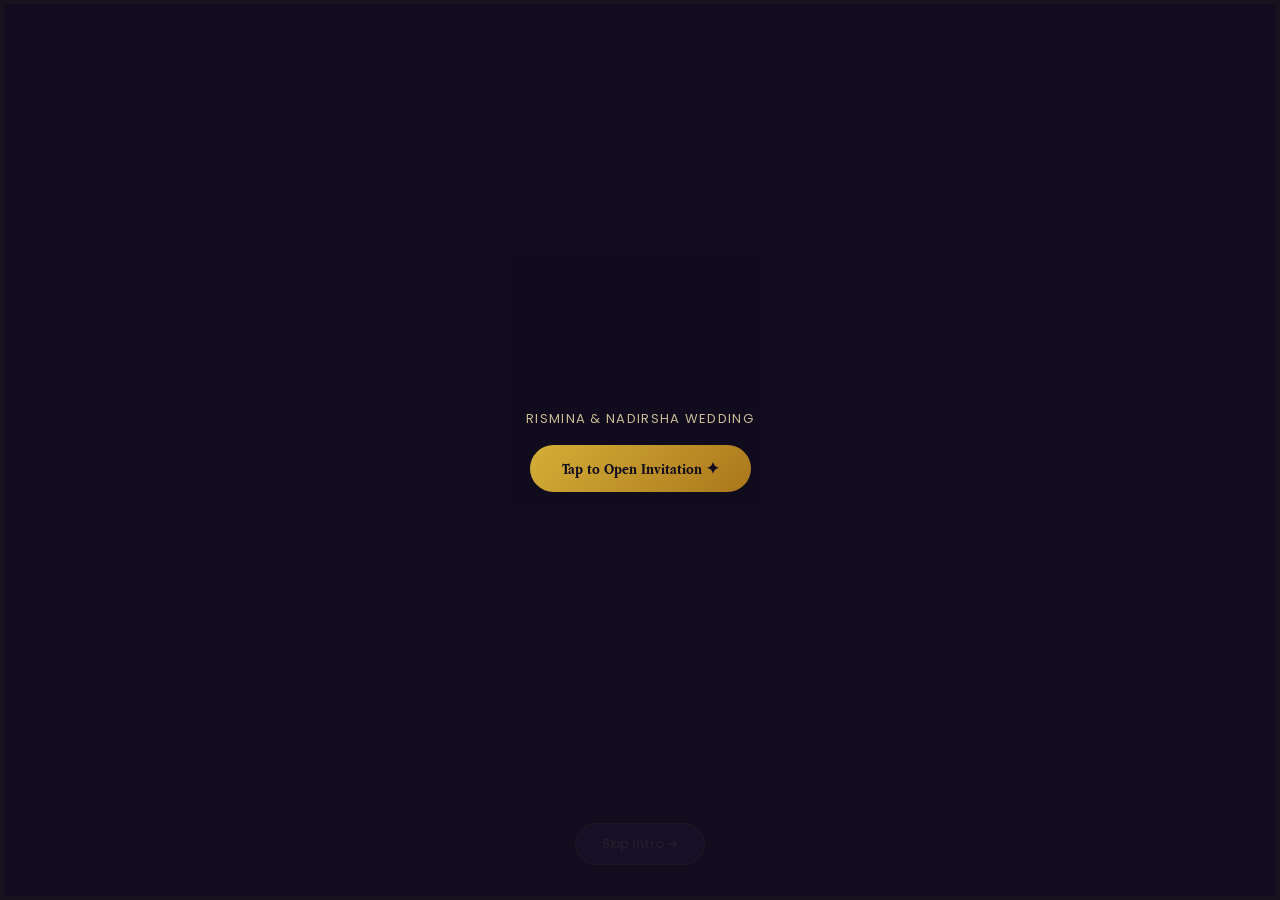
<file: index.html>
<!DOCTYPE html>
<html lang="en">
<head>
  <meta charset="UTF-8" />
  <meta name="viewport" content="width=device-width, initial-scale=1.0, maximum-scale=1.0, user-scalable=no" />
  <meta name="theme-color" content="#240112" />
  <title>Rismina Shafi & Nadirsha Mahin | Wedding Invitation</title>

  <meta property="og:type" content="website">
  <meta property="og:url" content="https://nadirshamahin7736.github.io/rismina-wedding/">
  <meta property="og:title" content="Wedding Invitation — Rismina & Nadirsha">
  <meta property="og:description" content="We cordially invite you to celebrate our wedding on Sunday, 15 November 2026 at Fareedhiya Shadi Mahal, Moonamkutti, Kollam.">
  <meta property="og:image" content="https://nadirshamahin7736.github.io/rismina-wedding/assets/preview.jpg?v=2">
  <meta property="og:image:width" content="1200">
  <meta property="og:image:height" content="1600">

  <meta property="twitter:card" content="summary_large_image">
  <meta property="twitter:url" content="https://nadirshamahin7736.github.io/rismina-wedding/">
  <meta property="twitter:title" content="Wedding Invitation — Rismina & Nadirsha">
  <meta property="twitter:description" content="Join us to celebrate our wedding on Sunday, 15 Nov 2026 at Fareedhiya Shadi Mahal, Moonamkutti, Kollam.">
  <meta property="twitter:image" content="https://nadirshamahin7736.github.io/rismina-wedding/assets/preview.jpg?v=2">

  <link rel="preconnect" href="https://fonts.googleapis.com">
  <link rel="preconnect" href="https://fonts.gstatic.com" crossorigin>
  <link href="https://fonts.googleapis.com/css2?family=Cinzel:wght@500;700&family=Playfair+Display:ital,wght@0,600;0,700;1,600;1,700&family=Poppins:wght@300;400;500;600&family=Sora:wght@600&display=swap" rel="stylesheet">
  <link rel="stylesheet" href="css/wedding.css?v=26" />

  <style>
    #introVideoScreen {
      position: fixed; inset: 0; z-index: 9999; background: #120c1f;
      display: flex; flex-direction: column; align-items: center; justify-content: center;
      transition: opacity 0.8s ease, visibility 0.8s ease;
    }
    #introVideoScreen.hide { opacity: 0; visibility: hidden; pointer-events: none; }
    .video-frame-wrap {
      position: relative; width: 100%; height: 100%; display: flex; align-items: center; justify-content: center;
      border: 4px solid rgba(212, 175, 55, 0.45); overflow: hidden;
    }
    #introVideo { width: 100%; height: 100%; object-fit: cover; }
    #startOverlay {
      position: absolute; inset: 0; background: rgba(18, 12, 31, 0.92);
      display: flex; flex-direction: column; align-items: center; justify-content: center; gap: 16px; z-index: 10001; cursor: pointer;
    }
    #startOverlay.hide { opacity: 0; pointer-events: none; }
    .start-btn {
      padding: 14px 32px; background: linear-gradient(135deg, #d4af37, #aa771c); color: #120c1f;
      font-family: var(--font-serif); font-size: 16px; font-weight: 700; border-radius: 999px; border: none; cursor: pointer;
    }
    .start-subtext { color: #f5e6b3; font-size: 13px; opacity: 0.8; letter-spacing: 0.1em; text-transform: uppercase; }
    .skip-video-btn {
      position: absolute; bottom: 35px; padding: 10px 26px; background: rgba(157, 101, 255, 0.45);
      backdrop-filter: blur(12px); border: 1px solid rgba(212, 175, 55, 0.7); color: #f5e6b3; font-size: 13px; font-weight: 500;
      border-radius: 999px; cursor: pointer; z-index: 10000;
    }
  </style>
</head>
<body>

  <div id="introVideoScreen">
    <div id="startOverlay">
      <span class="start-subtext">Rismina & Nadirsha Wedding</span>
      <button class="start-btn">Tap to Open Invitation ✦</button>
    </div>
    <div class="video-frame-wrap">
      <video id="introVideo" playsinline muted preload="auto">
        <source src="assets/save-date-video.mp4" type="video/mp4" />
      </video>
    </div>
    <button class="skip-video-btn" id="skipVideoBtn">Skip Intro ➔</button>
  </div>

  <section id="splash" class="page">
    <div class="splash-bg">
      <img src="assets/splash-bg.jpg" alt="" aria-hidden="true" class="splash-bg-img" />
      <div class="splash-overlay"></div>
    </div>

    <!-- Real Golden Butterflies Effect for Splash Page -->
    <div class="butterflies-wrap" aria-hidden="true">
      <span class="golden-butterfly" style="--x: 15%; --delay: 0s; --dur: 6.5s;"></span>
      <span class="golden-butterfly" style="--x: 45%; --delay: 2s; --dur: 8s;"></span>
      <span class="golden-butterfly" style="--x: 75%; --delay: 1s; --dur: 7s;"></span>
    </div>

    <button class="music-pill" id="musicPill" aria-label="Play Nikkah Nasheed">
      <span class="music-pill-label">Nikkah nasheed</span>
      <span class="music-pill-btn">
        <svg class="mp-icon icon-play" width="12" height="12" viewBox="0 0 24 24" fill="currentColor"><path d="M5 3l14 9-14 9V3z"/></svg>
        <svg class="mp-icon icon-pause" width="12" height="12" viewBox="0 0 24 24" fill="currentColor" style="display:none;"><path d="M6 19h4V5H6v14zm8-14v14h4V5h-4z"/></svg>
      </span>
    </button>

    <div class="splash-content-box">
      <div class="bismillah splash-enter">
        <img src="assets/bismillah.svg" alt="Bismillah" class="bismillah-img" />
      </div>

      <div class="splash-title-logo splash-enter">
        <img src="assets/malayalam-logo.svg" alt="" class="splash-title-img" />
      </div>

      <p class="splash-invite splash-enter">
        We cordially invite You to honor us with Your presence at the blessed occasion of our wedding
      </p>

      <div class="splash-groom splash-enter">
        <span>Rismina Shafi</span>
      </div>

      <div class="splash-weds-wrap splash-enter">
        <div class="splash-weds-bar"></div>
        <span class="splash-weds">weds</span>
      </div>

      <p class="splash-bride splash-enter">Nadirsha Mahin</p>

      <div class="countdown splash-enter" id="countdown">
        <div class="count-unit">
          <span class="count-label">Days</span>
          <div class="count-box"><span id="cd-days">00</span></div>
        </div>
        <span class="count-sep">
          <svg width="7" height="7" viewBox="0 0 8 8"><circle cx="4" cy="4" r="3" fill="white" opacity="0.7"/></svg>
        </span>
        <div class="count-unit">
          <span class="count-label">Hours</span>
          <div class="count-box"><span id="cd-hours">00</span></div>
        </div>
        <span class="count-sep">
          <svg width="7" height="7" viewBox="0 0 8 8"><circle cx="4" cy="4" r="3" fill="white" opacity="0.7"/></svg>
        </span>
        <div class="count-unit">
          <span class="count-label">Minutes</span>
          <div class="count-box"><span id="cd-mins">00</span></div>
        </div>
        <span class="count-sep">
          <svg width="7" height="7" viewBox="0 0 8 8"><circle cx="4" cy="4" r="3" fill="white" opacity="0.7"/></svg>
        </span>
        <div class="count-unit">
          <span class="count-label">Seconds</span>
          <div class="count-box"><span id="cd-secs">00</span></div>
        </div>
      </div>

      <div class="event-meta splash-enter">
        <p class="event-date">Sunday, 15 November 2026</p>
        <p class="event-venue">Fareedhiya Shadi Mahal, Moonamkutti, Kollam</p>
      </div>
    </div>

    <div class="swipe-wrap splash-enter">
      <div class="swipe-track" id="swipeTrack" role="button" aria-label="Swipe right">
        <div class="swipe-thumb" id="swipeThumb">
          <svg width="22" height="22" viewBox="0 0 24 24" fill="none" stroke="#780269" stroke-width="2.5" stroke-linecap="round" stroke-linejoin="round"><polyline points="9 18 15 12 9 6"></polyline></svg>
        </div>
        <span class="swipe-label" id="swipeLabel">Yeah, I am attending</span>
        <div class="swipe-fill" id="swipeFill"></div>
      </div>
    </div>

    <div class="petals" aria-hidden="true">
      <span class="petal" style="--x:10%;--delay:0s;--dur:6s"></span>
      <span class="petal" style="--x:25%;--delay:1.5s;--dur:7s"></span>
      <span class="petal" style="--x:50%;--delay:0.8s;--dur:8s"></span>
      <span class="petal" style="--x:70%;--delay:2s;--dur:5.5s"></span>
      <span class="petal" style="--x:85%;--delay:0.3s;--dur:7.5s"></span>
    </div>
  </section>

  <section id="details" class="page" aria-hidden="true">
    <div class="details-hero">
      <img src="assets/details-hero-bg.jpg" alt="" aria-hidden="true" class="details-hero-bg" />
      <div class="details-hero-overlay"></div>

      <!-- Real Golden Butterflies Effect for Details Hero -->
      <div class="butterflies-wrap" aria-hidden="true">
        <span class="golden-butterfly" style="--x: 20%; --delay: 0.5s; --dur: 7s;"></span>
        <span class="golden-butterfly" style="--x: 75%; --delay: 2.2s; --dur: 6.5s;"></span>
      </div>

      <button class="music-pill music-pill-details" id="musicPillDetails" aria-label="Toggle music">
        <span class="music-pill-label">Nikkah nasheed</span>
        <span class="music-pill-btn">
          <svg class="mp-icon icon-play" width="12" height="12" viewBox="0 0 24 24" fill="currentColor"><path d="M5 3l14 9-14 9V3z"/></svg>
          <svg class="mp-icon icon-pause" width="12" height="12" viewBox="0 0 24 24" fill="currentColor" style="display:none;"><path d="M6 19h4V5H6v14zm8-14v14h4V5h-4z"/></svg>
        </span>
      </button>

      <div class="dh-groom"><span>Rismina Shafi</span></div>
      <div class="dh-weds-wrap">
        <div class="dh-weds-bar"></div>
        <span class="dh-weds">weds</span>
      </div>
      <p class="dh-bride">Nadirsha Mahin</p>
      <div class="dh-divider-row">
        <div class="dh-divider-line"></div>
        <span class="dh-sparkle-star">✦</span>
        <div class="dh-divider-line"></div>
      </div>
    </div>

    <div class="details-sheet">
      <div class="save-date-card">
        <div class="sdt-ornament">
          <div class="sdt-line"></div>
          <span class="sdt-sparkle">✦</span>
          <div class="sdt-line"></div>
        </div>
        <p class="sdt-eyebrow">Save the Date</p>
        <p class="sdt-date">Sunday, 15 November 2026</p>
        <p class="sdt-venue-hint">Fareedhiya Shadi Mahal, Moonamkutti, Kollam</p>
        <a href="https://calendar.google.com/calendar/render?action=TEMPLATE&text=Rismina+%26+Nadirsha+Wedding&dates=20261115T063000Z/20261115T123000Z&details=Wedding+Ceremony+of+Rismina+%26+Nadirsha&location=Fareedhiya+Shadi+Mahal,+Moonamkutti,+Kollam" target="_blank" rel="noopener" class="sdt-cal-btn">
          Add to Calendar
        </a>
      </div>

      <div class="card-section">
        <h2 class="section-heading">Venue</h2>
        <div class="info-card venue-elegant">
          <div class="venue-top">
            <div class="venue-pin-circle">
              <svg width="20" height="20" viewBox="0 0 24 24" fill="none" stroke="currentColor" stroke-width="2"><path d="M21 10c0 7-9 13-9 13s-9-6-9-13a9 9 0 0 1 18 0z"></path><circle cx="12" cy="10" r="3"></circle></svg>
            </div>
            <div class="venue-text">
              <h3 class="venue-name">Fareedhiya Shadi Mahal</h3>
              <p class="venue-addr">Moonamkutti, Kollam · Kerala, India</p>
            </div>
          </div>
          <div class="venue-sep"></div>
          <div class="venue-time">
            <span>🕒 12:00 PM Onwards · Sunday, 15 November 2026</span>
          </div>
          <a href="https://maps.google.com/?q=Fareedhiya+Shadi+Mahal+Moonamkutti+Kollam" target="_blank" rel="noopener" class="directions-btn-full">
            Get Directions
          </a>
        </div>
      </div>

      <div class="card-section">
        <h2 class="section-heading">For Enquiry</h2>
        <div class="info-card contact-full">
          <div class="contact-meta">
            <h3 class="contact-name">Rismina Shafi</h3>
            <p class="contact-role">Bride</p>
            <a href="tel:+919746319240" class="contact-phone">+91 97463 19240</a>
          </div>
          <a href="tel:+919746319240" class="phone-btn primary">
            <svg width="20" height="20" viewBox="0 0 24 24" fill="none" stroke="currentColor" stroke-width="2"><path d="M22 16.92v3a2 2 0 0 1-2.18 2 19.79 19.79 0 0 1-8.63-3.07 19.5 19.5 0 0 1-6-6 19.79 19.79 0 0 1-3.07-8.67A2 2 0 0 1 4.11 2h3a2 2 0 0 1 2 1.72 12.84 12.84 0 0 0 .7 2.81 2 2 0 0 1-.45 2.11L8.09 9.91a16 16 0 0 0 6 6l1.27-1.27a2 2 0 0 1 2.11-.45 12.84 12.84 0 0 0 2.81.7A2 2 0 0 1 22 16.92z"></path></svg>
          </a>
        </div>

        <div class="contact-grid">
          <div class="info-card contact-center">
            <h3 class="contact-name">Muhammed Shafi</h3>
            <p class="contact-role">Bride's Father</p>
            <a href="tel:+918848161601" class="contact-phone">+91 8848 161 601</a>
            <a href="tel:+918848161601" class="phone-btn outline">
              <svg width="20" height="20" viewBox="0 0 24 24" fill="none" stroke="currentColor" stroke-width="2"><path d="M22 16.92v3a2 2 0 0 1-2.18 2 19.79 19.79 0 0 1-8.63-3.07 19.5 19.5 0 0 1-6-6 19.79 19.79 0 0 1-3.07-8.67A2 2 0 0 1 4.11 2h3a2 2 0 0 1 2 1.72 12.84 12.84 0 0 0 .7 2.81 2 2 0 0 1-.45 2.11L8.09 9.91a16 16 0 0 0 6 6l1.27-1.27a2 2 0 0 1 2.11-.45 12.84 12.84 0 0 0 2.81.7A2 2 0 0 1 22 16.92z"></path></svg>
            </a>
          </div>
          <div class="info-card contact-center">
            <h3 class="contact-name">Rajila Shafi</h3>
            <p class="contact-role">Bride's Mother</p>
            <a href="tel:+919961931759" class="contact-phone">+91 9961 931 759</a>
            <a href="tel:+919961931759" class="phone-btn outline">
              <svg width="20" height="20" viewBox="0 0 24 24" fill="none" stroke="currentColor" stroke-width="2"><path d="M22 16.92v3a2 2 0 0 1-2.18 2 19.79 19.79 0 0 1-8.63-3.07 19.5 19.5 0 0 1-6-6 19.79 19.79 0 0 1-3.07-8.67A2 2 0 0 1 4.11 2h3a2 2 0 0 1 2 1.72 12.84 12.84 0 0 0 .7 2.81 2 2 0 0 1-.45 2.11L8.09 9.91a16 16 0 0 0 6 6l1.27-1.27a2 2 0 0 1 2.11-.45 12.84 12.84 0 0 0 2.81.7A2 2 0 0 1 22 16.92z"></path></svg>
            </a>
          </div>
        </div>
      </div>

      <div class="card-section">
        <h2 class="section-heading">How to Reach</h2>
        <div class="transport-accordion">
          <div class="accordion-item">
            <button class="accordion-header" onclick="this.parentElement.classList.toggle('open')">
              <span class="transport-icon">✈️</span>
              <span class="transport-title">By Air</span>
              <span class="accordion-chevron">▼</span>
            </button>
            <div class="accordion-body"><div class="accordion-inner">
              <ul class="transport-list">
                <li>Nearest airport: <span class="t-highlight">Thiruvananthapuram International Airport (TRV)</span></li>
                <li>Distance: <span class="t-highlight">67.6 km · ~2 hr drive</span></li>
              </ul>
            </div></div>
          </div>
          <div class="accordion-item">
            <button class="accordion-header" onclick="this.parentElement.classList.toggle('open')">
              <span class="transport-icon">🚆</span>
              <span class="transport-title">By Train</span>
              <span class="accordion-chevron">▼</span>
            </button>
            <div class="accordion-body"><div class="accordion-inner">
              <ul class="transport-list">
                <li>Nearest station: <span class="t-highlight">Kollam Railway Station</span></li>
                <li>Distance: <span class="t-highlight">2.5 km · ~7 min drive</span></li>
              </ul>
            </div></div>
          </div>
          <div class="accordion-item">
            <button class="accordion-header" onclick="this.parentElement.classList.toggle('open')">
              <span class="transport-icon">🚌</span>
              <span class="transport-title">By Bus</span>
              <span class="accordion-chevron">▼</span>
            </button>
            <div class="accordion-body"><div class="accordion-inner">
              <ul class="transport-list">
                <li>Nearest bus stand: <span class="t-highlight">KSRTC Bus Station Kollam</span></li>
                <li>Distance: <span class="t-highlight">1.8 km · ~4 min drive</span></li>
              </ul>
            </div></div>
          </div>
        </div>
      </div>

      <div class="card-section">
        <h2 class="section-heading">Photo Gallery</h2>
        <div class="info-card selfie-card">
          <div class="selfie-header">
            <div class="selfie-scan-wrap">📸</div>
            <span class="selfie-coming-tag">Coming Soon</span>
          </div>
          <div class="selfie-body">
            <h3 class="selfie-headline">Your face,<br>your memories</h3>
            <p class="selfie-sub">Take a quick selfie after the wedding and our smart gallery will find every photo you appear in — delivered straight to your phone.</p>
            <button class="selfie-cta" disabled>Get My Photos</button>
            <p class="selfie-note">Link will be available a few days after the wedding</p>
          </div>
        </div>
      </div>

      <div class="card-section">
        <h2 class="section-heading">Downloads</h2>
        <div class="download-grid">
          <div class="download-card">
            <div class="download-preview"><img src="assets/preview.jpg" alt="" class="download-thumb" /></div>
            <p class="download-label">Our Story Begins</p>
            <a href="assets/preview.jpg" download class="download-btn">Download</a>
          </div>
          <div class="download-card">
            <div class="download-preview"><img src="assets/wedding-card.jpg" alt="" class="download-thumb" /></div>
            <p class="download-label">Wedding Card</p>
            <a href="assets/wedding-card.jpg" download class="download-btn">Download</a>
          </div>
        </div>
      </div>

      <footer class="wedding-footer">
        <p>With love & prayers</p>
        <p class="footer-names">Rismina & Nadirsha</p>
      </footer>
    </div>
  </section>

  <audio id="bgMusic" loop preload="auto">
    <source src="audio/nikah-nasheed.mp3" type="audio/mpeg" />
  </audio>

  <script>
    document.addEventListener('DOMContentLoaded', function() {
      const introScreen = document.getElementById('introVideoScreen');
      const introVideo = document.getElementById('introVideo');
      const startOverlay = document.getElementById('startOverlay');
      const skipBtn = document.getElementById('skipVideoBtn');
      const audio = document.getElementById('bgMusic');

      let isDismissed = false;
      function dismissIntro() {
        if (isDismissed || !introScreen) return;
        isDismissed = true;
        introScreen.classList.add('hide');
        if (introVideo) introVideo.pause();
      }

      function startExperience() {
        if (startOverlay) startOverlay.classList.add('hide');
        if (audio) audio.play().then(() => updateMusicUI(true)).catch(() => {});
        if (introVideo) introVideo.play().catch(() => {});
      }

      if (startOverlay) startOverlay.addEventListener('click', startExperience);
      if (introVideo) introVideo.addEventListener('ended', dismissIntro);
      if (skipBtn) skipBtn.addEventListener('click', (e) => { e.stopPropagation(); dismissIntro(); });

      const pills = [document.getElementById('musicPill'), document.getElementById('musicPillDetails')];
      function toggleMusic(e) {
        if (e) e.stopPropagation();
        if (!audio) return;
        if (audio.paused) {
          audio.play().then(() => updateMusicUI(true)).catch(() => {});
        } else {
          audio.pause();
          updateMusicUI(false);
        }
      }

      function updateMusicUI(isPlaying) {
        pills.forEach(p => {
          if (!p) return;
          const playI = p.querySelector('.icon-play');
          const pauseI = p.querySelector('.icon-pause');
          if (isPlaying) {
            p.classList.add('playing');
            if (playI) playI.style.display = 'none';
            if (pauseI) pauseI.style.display = 'block';
          } else {
            p.classList.remove('playing');
            if (playI) playI.style.display = 'block';
            if (pauseI) pauseI.style.display = 'none';
          }
        });
      }

      pills.forEach(p => { if (p) p.addEventListener('click', toggleMusic); });

      const targetDate = new Date('2026-11-15T17:00:00+05:30').getTime();
      function updateCountdown() {
        const now = new Date().getTime();
        const diff = targetDate - now;
        if (diff <= 0) return;
        const d = Math.floor(diff / (1000 * 60 * 60 * 24));
        const h = Math.floor((diff % (1000 * 60 * 60 * 24)) / (1000 * 60 * 60));
        const m = Math.floor((diff % (1000 * 60 * 60)) / (1000 * 60));
        const s = Math.floor((diff % (1000 * 60)) / 1000);
        const pad = (n) => String(n).padStart(2, '0');
        document.getElementById('cd-days').textContent = pad(d);
        document.getElementById('cd-hours').textContent = pad(h);
        document.getElementById('cd-mins').textContent = pad(m);
        document.getElementById('cd-secs').textContent = pad(s);
      }
      setInterval(updateCountdown, 1000);
      updateCountdown();

      const track = document.getElementById('swipeTrack');
      const thumb = document.getElementById('swipeThumb');
      const fill = document.getElementById('swipeFill');
      const details = document.getElementById('details');

      function completeSwipe() {
        if (!details) return;
        details.classList.add('revealed');
        if (track) track.classList.add('done');
        if (audio && audio.paused) audio.play().then(() => updateMusicUI(true)).catch(() => {});
      }

      if (thumb && track) {
        let startX = 0, isDragging = false;
        thumb.addEventListener('touchstart', (e) => { isDragging = true; startX = e.touches[0].clientX; }, { passive: true });
        window.addEventListener('touchmove', (e) => {
          if (!isDragging) return;
          const currentX = e.touches[0].clientX - startX;
          const maxDrag = track.clientWidth - thumb.clientWidth - 12;
          if (currentX >= 0 && currentX <= maxDrag) {
            thumb.style.transform = `translate(${currentX}px, -50%)`;
            fill.style.width = `${currentX + 26}px`;
          }
          if (currentX >= maxDrag * 0.75) {
            isDragging = false;
            thumb.style.transform = `translate(${maxDrag}px, -50%)`;
            fill.style.width = `100%`;
            completeSwipe();
          }
        }, { passive: true });
        window.addEventListener('touchend', () => {
          if (!isDragging) return;
          isDragging = false;
          thumb.style.transform = 'translate(0px, -50%)';
          fill.style.width = '0px';
        });

        thumb.addEventListener('mousedown', (e) => { isDragging = true; startX = e.clientX; e.preventDefault(); });
        window.addEventListener('mousemove', (e) => {
          if (!isDragging) return;
          const currentX = e.clientX - startX;
          const maxDrag = track.clientWidth - thumb.clientWidth - 12;
          if (currentX >= 0 && currentX <= maxDrag) {
            thumb.style.transform = `translate(${currentX}px, -50%)`;
            fill.style.width = `${currentX + 26}px`;
          }
          if (currentX >= maxDrag * 0.75) {
            isDragging = false;
            thumb.style.transform = `translate(${maxDrag}px, -50%)`;
            fill.style.width = `100%`;
            completeSwipe();
          }
        });
        window.addEventListener('mouseup', () => {
          if (!isDragging) return;
          isDragging = false;
          thumb.style.transform = 'translate(0px, -50%)';
          fill.style.width = '0px';
        });
      }
    });
  </script>
</body>
</html>
</file>
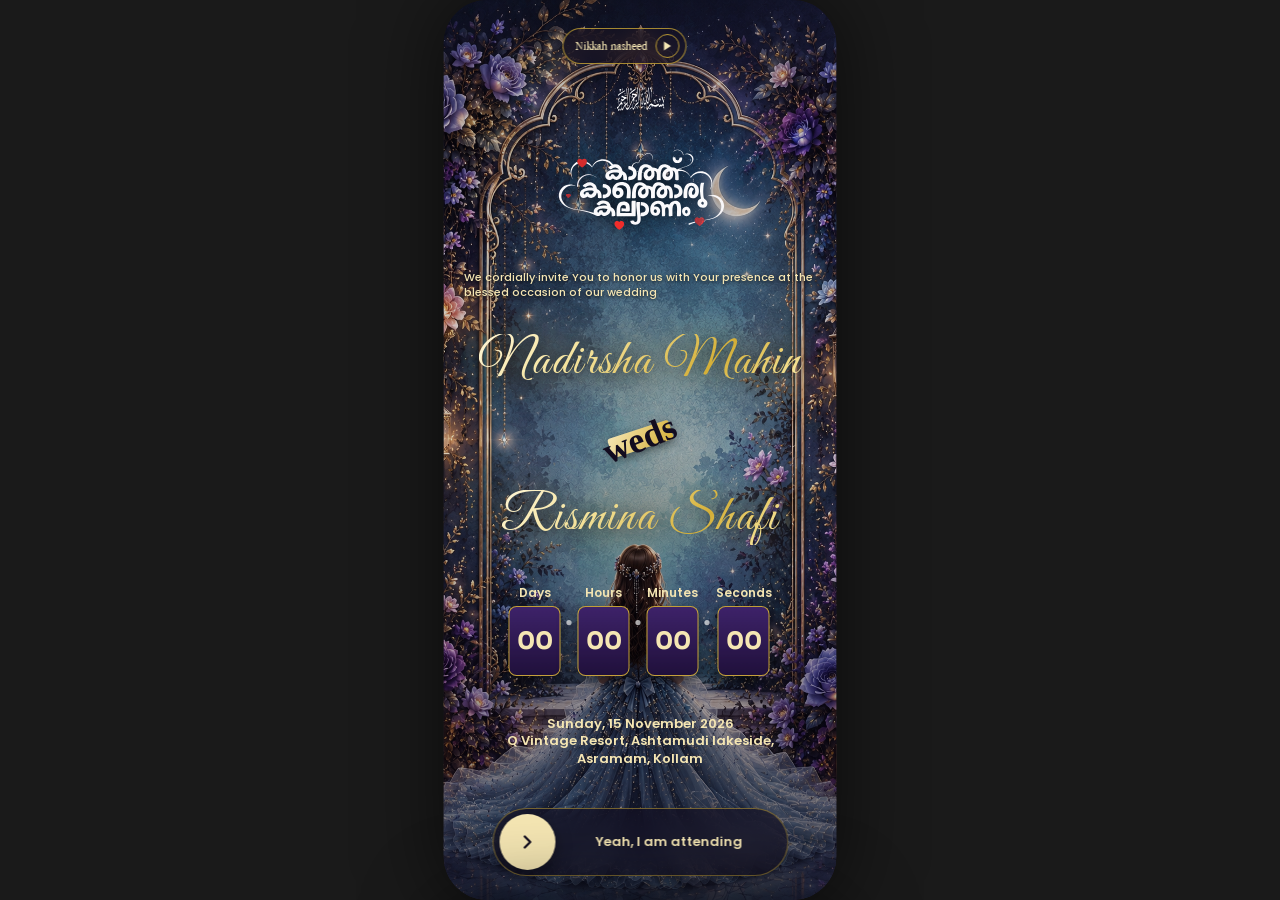
<file: index (14).html>
<!DOCTYPE html>
<html lang="en">
<head>
  <meta charset="UTF-8" />
  <meta name="viewport" content="width=device-width, initial-scale=1.0, maximum-scale=1.0, user-scalable=no" />
  <meta name="theme-color" content="#f5c6e8" />
  <title>Nadirsha Mahin & Rismina Shafi | Wedding Invitation</title>

  <!-- Open Graph / WhatsApp Preview Meta Tags -->
  <meta property="og:type" content="website">
  <meta property="og:url" content="https://nadirshamahin7736.github.io/Muhammednasheed/">
  <meta property="og:title" content="Wedding Invitation — Nadirsha & Rismina">
  <meta property="og:description" content="We cordially invite you to celebrate our wedding on Sunday, 15 November 2026 at Q Vintage Resort, Kollam.">
  <meta property="og:image" content="https://nadirshamahin7736.github.io/Muhammednasheed/assets/preview.jpg?v=2">
  <meta property="og:image:width" content="1200">
  <meta property="og:image:height" content="1600">

  <!-- Twitter Card -->
  <meta property="twitter:card" content="summary_large_image">
  <meta property="twitter:url" content="https://nadirshamahin7736.github.io/Muhammednasheed/">
  <meta property="twitter:title" content="Wedding Invitation — Nadirsha & Rismina">
  <meta property="twitter:description" content="Join us to celebrate our wedding on Sunday, 15 Nov 2026 at Q Vintage Resort, Kollam.">
  <meta property="twitter:image" content="https://nadirshamahin7736.github.io/Muhammednasheed/assets/preview.jpg?v=2">

  <!-- Luxury Google Fonts -->
  <link rel="preconnect" href="https://fonts.googleapis.com">
  <link rel="preconnect" href="https://fonts.gstatic.com" crossorigin>
  <link href="https://fonts.googleapis.com/css2?family=Cinzel:wght@500;700&family=Playfair+Display:ital,wght@0,600;0,700;1,600;1,700&family=Poppins:wght@300;400;500;600&family=Sora:wght@600&display=swap" rel="stylesheet">
  <link rel="stylesheet" href="css/wedding.css?v=8" />
</head>
<body>

  <!-- ═══════════════════════════════════════
       PAGE 1 — SPLASH / HERO
  ═══════════════════════════════════════ -->
  <section id="splash" class="page">

    <div class="splash-bg">
      <img src="assets/splash-bg.jpg" alt="" aria-hidden="true" class="splash-bg-img" />
      <div class="splash-overlay"></div>
    </div>

    <!-- Music pill (top-right) -->
    <button class="music-pill" id="musicPill" aria-label="Play Nikkah Nasheed">
      <span class="music-pill-label">Nikkah nasheed</span>
      <span class="music-pill-btn">
        <svg class="mp-icon icon-play" width="12" height="12" viewBox="0 0 24 24" fill="currentColor"><path d="M5 3l14 9-14 9V3z"/></svg>
        <svg class="mp-icon icon-pause" width="12" height="12" viewBox="0 0 24 24" fill="currentColor" style="display:none;"><path d="M6 19h4V5H6v14zm8-14v14h4V5h-4z"/></svg>
      </span>
    </button>

    <!-- Bismillah calligraphy -->
    <div class="bismillah splash-enter">
      <img src="assets/bismillah.svg" alt="Bismillah ir-Rahman ir-Raheem" class="bismillah-img" />
    </div>

    <!-- Malayalam title logo -->
    <div class="splash-title-logo splash-enter">
      <img src="assets/malayalam-logo.svg" alt="" class="splash-title-img" />
    </div>

    <!-- Invite text -->
    <p class="splash-invite splash-enter">
      We cordially invite You to honor us with Your presence at the blessed occasion of our wedding
    </p>

    <!-- Groom name -->
    <div class="splash-groom splash-enter">
      <span>Nadirsha</span>
      <span>Mahin</span>
    </div>

    <!-- "weds" badge -->
    <div class="splash-weds-wrap splash-enter">
      <div class="splash-weds-bar"></div>
      <span class="splash-weds">weds</span>
    </div>

    <!-- Bride name -->
    <p class="splash-bride splash-enter">Rismina Shafi</p>

    <!-- Countdown timer -->
    <div class="countdown splash-enter" id="countdown">
      <div class="count-unit">
        <span class="count-label">Days</span>
        <div class="count-box"><span id="cd-days">00</span></div>
      </div>
      <span class="count-sep">
        <svg width="7" height="7" viewBox="0 0 8 8"><circle cx="4" cy="4" r="3" fill="white" opacity="0.7"/></svg>
      </span>
      <div class="count-unit">
        <span class="count-label">Hours</span>
        <div class="count-box"><span id="cd-hours">00</span></div>
      </div>
      <span class="count-sep">
        <svg width="7" height="7" viewBox="0 0 8 8"><circle cx="4" cy="4" r="3" fill="white" opacity="0.7"/></svg>
      </span>
      <div class="count-unit">
        <span class="count-label">Minutes</span>
        <div class="count-box"><span id="cd-mins">00</span></div>
      </div>
      <span class="count-sep">
        <svg width="7" height="7" viewBox="0 0 8 8"><circle cx="4" cy="4" r="3" fill="white" opacity="0.7"/></svg>
      </span>
      <div class="count-unit">
        <span class="count-label">Seconds</span>
        <div class="count-box"><span id="cd-secs">00</span></div>
      </div>
    </div>

    <!-- Date + venue -->
    <div class="event-meta splash-enter">
      <p class="event-date">Sunday, 15 November 2026</p>
      <p class="event-venue">Q Vintage Resort, Ashtamudi lakeside, Asramam, Kollam</p>
    </div>

    <!-- Swipe CTA -->
    <div class="swipe-wrap splash-enter">
      <div class="swipe-track" id="swipeTrack" role="button" aria-label="Swipe right to confirm attendance">
        <div class="swipe-thumb" id="swipeThumb">
          <svg width="24" height="24" viewBox="0 0 24 24" fill="none" stroke="#780269" stroke-width="2.5" stroke-linecap="round" stroke-linejoin="round"><polyline points="9 18 15 12 9 6"></polyline></svg>
        </div>
        <span class="swipe-label" id="swipeLabel">Yeah, I am attending</span>
        <div class="swipe-fill" id="swipeFill"></div>
      </div>
    </div>

    <!-- Floating petals -->
    <div class="petals" aria-hidden="true">
      <span class="petal" style="--x:10%;--delay:0s;--dur:6s"></span>
      <span class="petal" style="--x:25%;--delay:1.5s;--dur:7s"></span>
      <span class="petal" style="--x:50%;--delay:0.8s;--dur:8s"></span>
      <span class="petal" style="--x:70%;--delay:2s;--dur:5.5s"></span>
      <span class="petal" style="--x:85%;--delay:0.3s;--dur:7.5s"></span>
    </div>

  </section>

  <!-- ═══════════════════════════════════════
       PAGE 2 — DETAILS
  ═══════════════════════════════════════ -->
  <section id="details" class="page" aria-hidden="true">

    <!-- Hero top -->
    <div class="details-hero">
      <img src="assets/details-hero-bg.jpg" alt="" aria-hidden="true" class="details-hero-bg" />
      <div class="details-hero-overlay"></div>

      <!-- Music pill -->
      <button class="music-pill music-pill-details" id="musicPillDetails" aria-label="Toggle music">
        <span class="music-pill-label">Nikkah nasheed</span>
        <span class="music-pill-btn">
          <svg class="mp-icon icon-play" width="12" height="12" viewBox="0 0 24 24" fill="currentColor"><path d="M5 3l14 9-14 9V3z"/></svg>
          <svg class="mp-icon icon-pause" width="12" height="12" viewBox="0 0 24 24" fill="currentColor" style="display:none;"><path d="M6 19h4V5H6v14zm8-14v14h4V5h-4z"/></svg>
        </span>
      </button>

      <!-- Groom name -->
      <div class="dh-groom">
        <span>Nadirsha</span>
        <span>Mahin</span>
      </div>

      <!-- "weds" badge -->
      <div class="dh-weds-wrap">
        <div class="dh-weds-bar"></div>
        <span class="dh-weds">weds</span>
      </div>

      <!-- Bride name -->
      <p class="dh-bride">Rismina Shafi</p>

      <!-- Sparkle divider -->
      <div class="dh-divider-row">
        <div class="dh-divider-line"></div>
        <span class="dh-sparkle-star">✦</span>
        <div class="dh-divider-line"></div>
      </div>
    </div>

    <!-- Scrollable content card -->
    <div class="details-sheet">

      <!-- Save the date card -->
      <div class="save-date-card">
        <div class="sdt-ornament">
          <div class="sdt-line"></div>
          <span class="sdt-sparkle">✦</span>
          <div class="sdt-line"></div>
        </div>
        <p class="sdt-eyebrow">Save the Date</p>
        <p class="sdt-date">Sunday, 15 November 2026</p>
        <p class="sdt-venue-hint">Q Vintage Resort, Ashtamudi lakeside, Asramam, Kollam</p>
        <a href="https://calendar.google.com/calendar/render?action=TEMPLATE&text=Nadirsha+%26+Rismina+Wedding&dates=20261115T113000Z/20261115T153000Z&details=Wedding+Ceremony+of+Nadirsha+%26+Rismina&location=Q+Vintage+Resort,+Ashtamudi+lakeside,+Asramam,+Kollam" target="_blank" rel="noopener" style="display: inline-flex; align-items: center; justify-content: center; gap: 8px; background-color: #5c0649; color: #ffffff; padding: 12px 28px; border-radius: 9999px; text-decoration: none; font-weight: 600; margin-top: 16px;">
          Add to Calendar
        </a>
      </div>

      <!-- ── Venue ── -->
      <div class="card-section">
        <h2 class="section-heading">Venue</h2>
        <div class="info-card venue-elegant">
          <div class="venue-top">
            <div class="venue-pin-circle">
              <svg width="20" height="20" viewBox="0 0 24 24" fill="none" stroke="currentColor" stroke-width="2" stroke-linecap="round" stroke-linejoin="round"><path d="M21 10c0 7-9 13-9 13s-9-6-9-13a9 9 0 0 1 18 0z"></path><circle cx="12" cy="10" r="3"></circle></svg>
            </div>
            <div class="venue-text">
              <h3 class="venue-name">Q Vintage Resort</h3>
              <p class="venue-addr">Ashtamudi lakeside, Asramam, Kollam · Kerala, India</p>
            </div>
          </div>
          <div class="venue-sep"></div>
          <div class="venue-time">
            <span>🕒 5:00 PM – 9:00 PM · Sunday, 15 November 2026</span>
          </div>
          <a href="https://maps.google.com/?q=QVintage+Resort+Ashtamudilakeside+Asramam+Kollam" target="_blank" rel="noopener" class="directions-btn-full">
            Get Directions
          </a>
        </div>
      </div>

      <!-- ── For Enquiry ── -->
      <div class="card-section">
        <h2 class="section-heading">For Enquiry</h2>

        <div class="info-card contact-full">
          <div class="contact-meta">
            <h3 class="contact-name">Nadirsha Mahin</h3>
            <p class="contact-role">Groom</p>
            <a href="tel:+918891955881" class="contact-phone">+91 8891 955 881</a>
          </div>
          <a href="tel:+918891955881" class="phone-btn primary" aria-label="Call Nadirsha Mahin">
            <svg width="20" height="20" viewBox="0 0 24 24" fill="none" stroke="currentColor" stroke-width="2" stroke-linecap="round" stroke-linejoin="round"><path d="M22 16.92v3a2 2 0 0 1-2.18 2 19.79 19.79 0 0 1-8.63-3.07 19.5 19.5 0 0 1-6-6 19.79 19.79 0 0 1-3.07-8.67A2 2 0 0 1 4.11 2h3a2 2 0 0 1 2 1.72 12.84 12.84 0 0 0 .7 2.81 2 2 0 0 1-.45 2.11L8.09 9.91a16 16 0 0 0 6 6l1.27-1.27a2 2 0 0 1 2.11-.45 12.84 12.84 0 0 0 2.81.7A2 2 0 0 1 22 16.92z"></path></svg>
          </a>
        </div>

        <div class="contact-grid">
          <div class="info-card contact-center">
            <h3 class="contact-name">Rajula E</h3>
            <p class="contact-role">Groom's Mother</p>
            <a href="tel:+918138967597" class="contact-phone">+91 8138 967 597</a>
            <a href="tel:+918138967597" class="phone-btn outline" aria-label="Call Rajula E">
              <svg width="20" height="20" viewBox="0 0 24 24" fill="none" stroke="currentColor" stroke-width="2" stroke-linecap="round" stroke-linejoin="round"><path d="M22 16.92v3a2 2 0 0 1-2.18 2 19.79 19.79 0 0 1-8.63-3.07 19.5 19.5 0 0 1-6-6 19.79 19.79 0 0 1-3.07-8.67A2 2 0 0 1 4.11 2h3a2 2 0 0 1 2 1.72 12.84 12.84 0 0 0 .7 2.81 2 2 0 0 1-.45 2.11L8.09 9.91a16 16 0 0 0 6 6l1.27-1.27a2 2 0 0 1 2.11-.45 12.84 12.84 0 0 0 2.81.7A2 2 0 0 1 22 16.92z"></path></svg>
            </a>
          </div>
          <div class="info-card contact-center">
            <h3 class="contact-name">Beema N E</h3>
            <p class="contact-role">Groom's Aunt</p>
            <a href="tel:+918129254471" class="contact-phone">+91 8129 254 471</a>
            <a href="tel:+918129254471" class="phone-btn outline" aria-label="Call Beema N E">
              <svg width="20" height="20" viewBox="0 0 24 24" fill="none" stroke="currentColor" stroke-width="2" stroke-linecap="round" stroke-linejoin="round"><path d="M22 16.92v3a2 2 0 0 1-2.18 2 19.79 19.79 0 0 1-8.63-3.07 19.5 19.5 0 0 1-6-6 19.79 19.79 0 0 1-3.07-8.67A2 2 0 0 1 4.11 2h3a2 2 0 0 1 2 1.72 12.84 12.84 0 0 0 .7 2.81 2 2 0 0 1-.45 2.11L8.09 9.91a16 16 0 0 0 6 6l1.27-1.27a2 2 0 0 1 2.11-.45 12.84 12.84 0 0 0 2.81.7A2 2 0 0 1 22 16.92z"></path></svg>
            </a>
          </div>
        </div>
      </div>

      <!-- ── How to Reach ── -->
      <div class="card-section">
        <h2 class="section-heading">How to Reach</h2>
        <div class="transport-accordion">

          <div class="accordion-item">
            <button class="accordion-header" onclick="this.parentElement.classList.toggle('open')">
              <span class="transport-icon">✈️</span>
              <span class="transport-title">By Air</span>
              <span class="accordion-chevron">▼</span>
            </button>
            <div class="accordion-body">
              <div class="accordion-inner">
                <ul class="transport-list">
                  <li>Nearest airport: <span class="t-highlight">Thiruvananthapuram International Airport (TRV)</span></li>
                  <li>Distance: <span class="t-highlight">67.6 km · ~2 hr drive</span></li>
                </ul>
              </div>
            </div>
          </div>

          <div class="accordion-item">
            <button class="accordion-header" onclick="this.parentElement.classList.toggle('open')">
              <span class="transport-icon">🚆</span>
              <span class="transport-title">By Train</span>
              <span class="accordion-chevron">▼</span>
            </button>
            <div class="accordion-body">
              <div class="accordion-inner">
                <ul class="transport-list">
                  <li>Nearest station: <span class="t-highlight">Kollam Railway Station</span></li>
                  <li>Distance: <span class="t-highlight">2.5 km · ~7 min drive</span></li>
                </ul>
              </div>
            </div>
          </div>

          <div class="accordion-item">
            <button class="accordion-header" onclick="this.parentElement.classList.toggle('open')">
              <span class="transport-icon">🚌</span>
              <span class="transport-title">By Bus</span>
              <span class="accordion-chevron">▼</span>
            </button>
            <div class="accordion-body">
              <div class="accordion-inner">
                <ul class="transport-list">
                  <li>Nearest bus stand: <span class="t-highlight">KSRTC Bus Station Kollam</span></li>
                  <li>Distance: <span class="t-highlight">1.8 km · ~4 min drive</span></li>
                </ul>
              </div>
            </div>
          </div>

        </div>
      </div>

      <!-- ── Photo Gallery ── -->
      <div class="card-section">
        <h2 class="section-heading">Photo Gallery</h2>
        <div class="info-card selfie-card">
          <div class="selfie-header">
            <div class="selfie-scan-wrap">
              <span class="kwik-ring kwik-ring-1"></span>
              <span class="kwik-ring kwik-ring-2"></span>
              <span style="font-size:22px; color:#fff; position:relative; z-index:1;">📸</span>
            </div>
            <span class="selfie-coming-tag">Coming Soon</span>
          </div>
          <div class="selfie-body">
            <h3 class="selfie-headline">Your face,<br>your memories</h3>
            <p class="selfie-sub">Take a quick selfie after the wedding and our smart gallery will find every photo you appear in — delivered straight to your phone.</p>
            <button class="selfie-cta" disabled>Get My Photos</button>
            <p class="selfie-note">Link will be available a few days after the wedding</p>
          </div>
        </div>
      </div>

      <!-- ── Downloads ── -->
      <div class="card-section">
        <h2 class="section-heading">Downloads</h2>
        <div class="download-grid">
          
          <!-- Card 1: Our Story Begins -->
          <div class="info-card download-card">
            <div class="download-thumb-wrap">
              <img src="assets/preview.jpg" alt="Our Story Begins Preview" class="download-thumb" />
            </div>
            <p class="download-label">Our Story Begins</p>
            <a href="assets/preview.jpg" download="Our-Story-Begins-Nadirsha-Rismina.jpg" class="download-btn">Download</a>
          </div>

          <!-- Card 2: Official Wedding Card -->
          <div class="info-card download-card">
            <div class="download-thumb-wrap placeholder-thumb">
              <span style="font-size: 30px;">💌</span>
            </div>
            <p class="download-label">Wedding Card</p>
            <button class="download-btn disabled" disabled>Coming soon...</button>
          </div>

          <!-- Card 3: Teaser / Save the Date Video -->
          <div class="info-card download-card">
            <div class="download-thumb-wrap placeholder-thumb">
              <span style="font-size: 30px;">🎬</span>
            </div>
            <p class="download-label">Save the Date Video</p>
            <button class="download-btn disabled" disabled>Coming soon...</button>
          </div>

        </div>
      </div>

      <footer class="wedding-footer">
        <p>With love & prayers</p>
        <p class="footer-names">Nadirsha & Rismina</p>
      </footer>

    </div><!-- /details-sheet -->
  </section>

  <!-- Background music -->
  <audio id="bgMusic" loop preload="auto">
    <source src="audio/nikah-nasheed.mp3" type="audio/mpeg" />
  </audio>

  <!-- ════════════════════════════════════════
       ACCURATE COUNTDOWN & STRICT SWIPE JS
  ════════════════════════════════════════ -->
  <script>
    document.addEventListener('DOMContentLoaded', function() {
      // 1. Music Logic
      const audio = document.getElementById('bgMusic');
      const pills = [document.getElementById('musicPill'), document.getElementById('musicPillDetails')];

      function toggleMusic(e) {
        if (e) e.stopPropagation();
        if (!audio) return;
        if (audio.paused) {
          audio.play().then(() => updateMusicUI(true)).catch(() => {});
        } else {
          audio.pause();
          updateMusicUI(false);
        }
      }

      function updateMusicUI(isPlaying) {
        pills.forEach(p => {
          if (!p) return;
          const playI = p.querySelector('.icon-play');
          const pauseI = p.querySelector('.icon-pause');
          if (isPlaying) {
            p.classList.add('playing');
            if (playI) playI.style.display = 'none';
            if (pauseI) pauseI.style.display = 'block';
          } else {
            p.classList.remove('playing');
            if (playI) playI.style.display = 'block';
            if (pauseI) pauseI.style.display = 'none';
          }
        });
      }

      pills.forEach(p => { if (p) p.addEventListener('click', toggleMusic); });

      // 2. Countdown Timer (Target: 15 Nov 2026, 17:00 IST)
      const targetDate = new Date(2026, 10, 15, 17, 0, 0).getTime();
      function updateCountdown() {
        const now = new Date().getTime();
        const diff = targetDate - now;

        if (diff <= 0) {
          document.getElementById('cd-days').textContent = '00';
          document.getElementById('cd-hours').textContent = '00';
          document.getElementById('cd-mins').textContent = '00';
          document.getElementById('cd-secs').textContent = '00';
          return;
        }

        const d = Math.floor(diff / (1000 * 60 * 60 * 24));
        const h = Math.floor((diff % (1000 * 60 * 60 * 24)) / (1000 * 60 * 60));
        const m = Math.floor((diff % (1000 * 60 * 60)) / (1000 * 60));
        const s = Math.floor((diff % (1000 * 60)) / 1000);

        const pad = (n) => String(n).padStart(2, '0');
        document.getElementById('cd-days').textContent = pad(d);
        document.getElementById('cd-hours').textContent = pad(h);
        document.getElementById('cd-mins').textContent = pad(m);
        document.getElementById('cd-secs').textContent = pad(s);
      }
      setInterval(updateCountdown, 1000);
      updateCountdown();

      // 3. Strict Full-Swipe Logic (Only reveals upon full drag to the right)
      const track = document.getElementById('swipeTrack');
      const thumb = document.getElementById('swipeThumb');
      const fill = document.getElementById('swipeFill');
      const details = document.getElementById('details');

      function completeSwipe() {
        if (!details) return;
        details.classList.add('revealed');
        if (track) track.classList.add('done');
        if (audio && audio.paused) {
          audio.play().then(() => updateMusicUI(true)).catch(() => {});
        }
      }

      if (thumb && track) {
        let startX = 0, isDragging = false;

        // Mobile Touch Events
        thumb.addEventListener('touchstart', (e) => {
          isDragging = true;
          startX = e.touches[0].clientX;
        }, { passive: true });

        window.addEventListener('touchmove', (e) => {
          if (!isDragging) return;
          const currentX = e.touches[0].clientX - startX;
          const maxDrag = track.clientWidth - thumb.clientWidth - 12;

          if (currentX >= 0 && currentX <= maxDrag) {
            thumb.style.transform = `translate(${currentX}px, -50%)`;
            fill.style.width = `${currentX + 28}px`;
          }

          // Trigger ONLY when dragged at least 88% across
          if (currentX >= maxDrag * 0.88) {
            isDragging = false;
            thumb.style.transform = `translate(${maxDrag}px, -50%)`;
            fill.style.width = `100%`;
            completeSwipe();
          }
        }, { passive: true });

        window.addEventListener('touchend', () => {
          if (!isDragging) return;
          isDragging = false;
          // Snap back if released before full swipe
          thumb.style.transform = 'translate(0px, -50%)';
          fill.style.width = '0px';
        });

        // Desktop Mouse Drag Events
        thumb.addEventListener('mousedown', (e) => {
          isDragging = true;
          startX = e.clientX;
          e.preventDefault();
        });

        window.addEventListener('mousemove', (e) => {
          if (!isDragging) return;
          const currentX = e.clientX - startX;
          const maxDrag = track.clientWidth - thumb.clientWidth - 12;

          if (currentX >= 0 && currentX <= maxDrag) {
            thumb.style.transform = `translate(${currentX}px, -50%)`;
            fill.style.width = `${currentX + 28}px`;
          }

          if (currentX >= maxDrag * 0.88) {
            isDragging = false;
            thumb.style.transform = `translate(${maxDrag}px, -50%)`;
            fill.style.width = `100%`;
            completeSwipe();
          }
        });

        window.addEventListener('mouseup', () => {
          if (!isDragging) return;
          isDragging = false;
          thumb.style.transform = 'translate(0px, -50%)';
          fill.style.width = '0px';
        });
      }
    });
  </script>
</body>
</html>
</file>
<file: css/wedding.css>
/* ══════════════════════════════════════════
   WEDDING WEBSITE — ULTRA LUXURY SCRIPT FONT NAMES
   Rismina Shafi & Nadirsha Mahin
   15 November 2026
══════════════════════════════════════════ */

@import url('https://fonts.googleapis.com/css2?family=Great+Vibes&display=swap');

@font-face {
  font-family: 'Astonia';
  src: url('../fonts/Astonia-JRD9m.otf') format('opentype');
  font-weight: 400; font-style: normal; font-display: swap;
}

@font-face {
  font-family: 'AppleGaramond';
  src: url('../fonts/AppleGaramond-Light.ttf') format('truetype');
  font-weight: 300; font-style: normal; font-display: swap;
}
@font-face {
  font-family: 'AppleGaramond';
  src: url('../fonts/AppleGaramond.ttf') format('truetype');
  font-weight: 400; font-style: normal; font-display: swap;
}
@font-face {
  font-family: 'AppleGaramond';
  src: url('../fonts/AppleGaramond-Bold.ttf') format('truetype');
  font-weight: 700; font-style: normal; font-display: swap;
}

:root {
  --primary:    #9d65ff;
  --primary-dark: #6e35cc;
  --gold-light:   #fff1b0;
  --gold-dark:    #c59b27;
  --text-dark:    #ffffff;
  --font-serif:   'AppleGaramond', Georgia, serif;
  --font-sans:    'Poppins', -apple-system, sans-serif;
  --font-script:  'Great Vibes', cursive;
  --font-comforter: 'Comforter', cursive;
  --radius-pill:  999px;
  --ease-ios:     cubic-bezier(0.32, 0.72, 0, 1);
}

*, *::before, *::after { box-sizing: border-box; margin: 0; padding: 0; }
html, body {
  height: 100%; height: 100dvh;
  overflow: hidden;
  font-family: var(--font-sans);
  -webkit-font-smoothing: antialiased;
  background: #120c1f;
}
a { text-decoration: none; color: inherit; }
button { border: none; background: none; cursor: pointer; font-family: inherit; }
img { display: block; }

.page {
  position: fixed;
  inset: 0;
  width: 100%;
  height: 100%;
  height: 100dvh;
}

#details {
  overflow-y: auto;
  -webkit-overflow-scrolling: touch;
  overscroll-behavior: contain;
  transform: translateY(100%);
  transition: transform 0.9s var(--ease-ios);
  z-index: 20;
}
#details.revealed { transform: translateY(0); }
#details::-webkit-scrollbar { width: 0; }

#splash {
  display: flex;
  flex-direction: column;
  align-items: center;
  justify-content: space-between;
  padding: max(env(safe-area-inset-top, 0px), 16px) 20px max(env(safe-area-inset-bottom, 0px), 20px) 20px;
  overflow: hidden;
  position: relative;
  z-index: 10;
}

.splash-bg {
  position: absolute; inset: 0; z-index: 0; background: #120c1f;
}
.splash-bg-img { width: 100%; height: 100%; object-fit: cover; object-position: center top; }
.splash-overlay {
  position: absolute; inset: 0;
  background: linear-gradient(180deg, rgba(18,12,31,0.3) 0%, rgba(18,12,31,0.15) 50%, rgba(10,6,20,0.55) 100%);
}

#splash > *:not(.splash-bg):not(.petals):not(.butterflies-wrap) { position: relative; z-index: 2; }

.music-pill {
  position: absolute;
  top: max(env(safe-area-inset-top, 0px), 12px);
  right: 16px;
  display: flex; align-items: center; gap: 8px;
  padding: 5px 6px 5px 12px;
  border-radius: var(--radius-pill);
  border: 1px solid rgba(212,175,55,0.75);
  background: rgba(18,12,31,0.5);
  backdrop-filter: blur(10px);
  color: #f5e6b3;
  z-index: 10;
}
.music-pill-label { font-family: var(--font-serif); font-size: 13px; white-space: nowrap; }
.music-pill-btn {
  display: flex; align-items: center; justify-content: center;
  width: 24px; height: 24px; border-radius: 50%;
  border: 0.75px solid rgba(212,175,55,0.85); flex-shrink: 0;
}
.music-pill .icon-play   { display: block; }
.music-pill .icon-pause  { display: none; }
.music-pill.playing .icon-play   { display: none; }
.music-pill.playing .icon-pause  { display: block; }

.splash-content-box {
  display: flex; flex-direction: column; align-items: center;
  width: 100%; max-width: 360px; margin-top: 28px; gap: 8px; text-align: center;
}

.bismillah { width: 90px; height: 24px; }
.bismillah-img { width: 100%; height: 100%; object-fit: contain; filter: drop-shadow(0 2px 6px rgba(0,0,0,0.8)); }

.splash-title-logo { width: 190px; height: 90px; }
.splash-title-img { width: 100%; height: 100%; object-fit: contain; filter: drop-shadow(0 3px 8px rgba(0,0,0,0.8)); }

.splash-invite {
  font-family: var(--font-sans); font-size: 11px; font-weight: 500;
  color: #f5e6b3; line-height: 1.3; text-shadow: 0 1px 4px rgba(0,0,0,0.9);
}

/* ══════════════════════════════════════════
   CANVA ELEGANT SCRIPT FONT + GOLD GRADIENT NAMES
══════════════════════════════════════════ */
.splash-groom, .splash-bride, .dh-groom, .dh-bride {
  font-family: var(--font-script) !important;
  font-size: clamp(38px, 11vw, 50px) !important;
  font-weight: 400 !important;
  background: linear-gradient(135deg, #fff6d6 0%, #f3e096 35%, #d4af37 70%, #fff1b0 100%);
  -webkit-background-clip: text;
  -webkit-text-fill-color: transparent;
  line-height: 1.1;
  white-space: nowrap;
  letter-spacing: 0.04em;
  filter: drop-shadow(0 2px 10px rgba(0, 0, 0, 0.9)) drop-shadow(0 0 20px rgba(212, 175, 55, 0.45));
}

.splash-weds-wrap {
  position: relative; display: flex; align-items: center; justify-content: center;
  width: 110px; height: 36px; margin: -2px 0;
}
.splash-weds-bar {
  position: absolute; width: 64px; height: 20px;
  background: linear-gradient(135deg, #f5e6b3, #d4af37); border-radius: 3px; transform: rotate(-18deg);
  box-shadow: 0 3px 10px rgba(0,0,0,0.5);
}
.splash-weds {
  position: relative; font-family: var(--font-comforter);
  font-size: clamp(30px, 9vw, 36px); color: #120c1f;
  transform: rotate(-22deg); line-height: 1; white-space: nowrap; font-weight: 700;
}

.countdown { display: flex; align-items: center; justify-content: center; gap: 5px; margin-top: 4px; }
.count-unit { display: flex; flex-direction: column; align-items: center; gap: 4px; }
.count-label { font-size: 12px; font-weight: 600; color: #f5e6b3; }
.count-box {
  width: 52px; height: 70px; border-radius: 8px;
  border: 1.2px solid rgba(212,175,55,0.9);
  background: linear-gradient(180deg, #3d2269 0%, #20103b 100%);
  display: flex; align-items: center; justify-content: center;
  box-shadow: 0 6px 18px rgba(0,0,0,0.6);
}
.count-box span { font-family: 'Sora', sans-serif; font-size: 24px; font-weight: 700; color: #f5e6b3; }
.count-sep { display: flex; align-items: center; color: #f5e6b3; font-size: 16px; padding-bottom: 14px; }

.event-meta { text-align: center; padding: 0 12px; margin-top: 4px; }
.event-date, .event-venue { font-size: 13px; font-weight: 600; color: #f5e6b3; line-height: 1.35; }

.swipe-wrap { width: min(296px, calc(100% - 32px)); margin-top: 6px; margin-bottom: 4px; }
.swipe-track {
  position: relative; width: 100%; height: 68px; border-radius: var(--radius-pill);
  background: rgba(18,12,31,0.6); backdrop-filter: blur(14px);
  border: 1px solid rgba(212,175,55,0.5); overflow: hidden; user-select: none; touch-action: none;
}
.swipe-fill {
  position: absolute; inset: 0; border-radius: var(--radius-pill);
  background: linear-gradient(90deg, rgba(157,101,255,0.4), rgba(212,175,55,0.3)); width: 0;
}
.swipe-thumb {
  position: absolute; left: 6px; top: 50%; transform: translateY(-50%);
  width: 56px; height: 56px; border-radius: 50%; background: #f5e6b3;
  box-shadow: 0 4px 16px rgba(0,0,0,0.4); display: flex; align-items: center; justify-content: center; z-index: 2; cursor: grab;
}
.swipe-thumb svg { stroke: #120c1f; width: 22px; height: 22px; }
.swipe-label {
  position: absolute; inset: 0; display: flex; align-items: center; justify-content: center;
  padding-left: 70px; padding-right: 12px; font-size: 13px; font-weight: 600; color: #f5e6b3; pointer-events: none; white-space: nowrap;
}
.swipe-track.done { background: rgba(157,101,255,0.3); }
.swipe-track.done .swipe-thumb { background: #9d65ff; }
.swipe-track.done .swipe-label { color: #fff; padding-left: 0; }

.petals { position: absolute; inset: 0; pointer-events: none; overflow: hidden; z-index: 1; }
.petal {
  position: absolute; left: var(--x); top: -24px; width: 9px; height: 13px;
  background: radial-gradient(ellipse, rgba(245,230,179,0.8), rgba(157,101,255,0.4));
  border-radius: 50% 0 50% 0; animation: petalFall var(--dur) linear var(--delay) infinite;
}
@keyframes petalFall {
  0% { transform: translateY(0) rotate(0deg); opacity: 0; }
  8% { opacity: 0.75; }
  100% { transform: translateY(105vh) rotate(380deg); opacity: 0; }
}

/* ══════════════════════════════════════════
   REAL GOLDEN BUTTERFLIES ANIMATION STYLES
══════════════════════════════════════════ */
.butterflies-wrap {
  position: absolute;
  inset: 0;
  pointer-events: none;
  overflow: hidden;
  z-index: 3;
}

.golden-butterfly {
  position: absolute;
  bottom: -40px;
  width: 20px;
  height: 20px;
  background-image: url("data:image/svg+xml,%3Csvg viewBox='0 0 24 24' fill='%23d4af37' xmlns='http://www.w3.org/2000/svg'%3E%3Cpath d='M12 3c-1.5 2-4 4-6 5-2 1-3 3-3 5 0 2 1.5 3.5 3.5 3.5 1.5 0 3-1 5.5-3 2.5 2 4 3 5.5 3 2 0 3.5-1.5 3.5-3.5 0-2-1-4-3-5-2-1-4.5-3-6-5z'/%3E%3C/svg%3E");
  background-size: contain;
  background-repeat: no-repeat;
  opacity: 0.85;
  filter: drop-shadow(0 0 8px rgba(212, 175, 55, 0.9));
  animation: floatButterfly var(--dur) ease-in-out var(--delay) infinite;
}

@keyframes floatButterfly {
  0% {
    transform: translateY(0) translateX(0) scale(0.5) rotate(0deg);
    opacity: 0;
  }
  20% {
    opacity: 0.9;
    transform: translateY(-25vh) translateX(35px) scale(1) rotate(15deg);
  }
  50% {
    transform: translateY(-55vh) translateX(-40px) scale(0.9) rotate(-15deg);
  }
  80% {
    opacity: 0.7;
    transform: translateY(-85vh) translateX(30px) scale(1.1) rotate(10deg);
  }
  100% {
    transform: translateY(-110vh) translateX(-25px) scale(0.6) rotate(-10deg);
    opacity: 0;
  }
}

#details { background: #120c1f !important; }
.details-hero {
  position: relative; width: 100%; height: 320px; overflow: hidden; flex-shrink: 0;
  background: linear-gradient(160deg, #3d2269 0%, #29154a 50%, #120c1f 100%);
}
.details-hero-bg { position: absolute; left: 0; right: 0; top: -10%; width: 100%; height: 115%; object-fit: cover; object-position: center 35%; }
.details-hero-overlay { position: absolute; inset: 0; background: linear-gradient(180deg, rgba(26,16,47,0.2) 0%, rgba(26,16,47,0.4) 100%); }

.music-pill-details { position: absolute; top: calc(max(env(safe-area-inset-top, 0px), 12px) + 8px); right: 16px; z-index: 10; }

.dh-groom {
  position: absolute; left: 50%; top: 78px; transform: translateX(-50%);
  display: flex; flex-direction: column; align-items: center; z-index: 2;
}
.dh-weds-wrap {
  position: absolute; left: 50%; top: 153px; transform: translateX(-50%);
  display: flex; align-items: center; justify-content: center; width: 110px; height: 50px; z-index: 3;
}
.dh-weds-bar { position: absolute; width: 68px; height: 22px; background: linear-gradient(135deg, #f5e6b3, #d4af37); border-radius: 3px; transform: rotate(-21deg); box-shadow: 0 3px 10px rgba(0,0,0,0.5); }
.dh-weds { position: relative; font-family: var(--font-comforter); font-size: clamp(26px, 9.7vw, 38px); color: #120c1f; transform: rotate(-25deg); z-index: 1; font-weight: 700; }
.dh-bride {
  position: absolute; left: 50%; top: 196px; transform: translateX(-50%);
  text-align: center; white-space: nowrap; z-index: 2;
}
.dh-divider-row { position: absolute; left: 50%; top: 238px; transform: translateX(-50%); width: min(220px, calc(100% - 100px)); display: flex; align-items: center; gap: 10px; z-index: 2; }
.dh-divider-line { flex: 1; height: 1px; background: rgba(212,175,55,0.45); }
.dh-sparkle-star { color: rgba(212,175,55,0.8); font-size: 14px; }

.details-sheet {
  background: linear-gradient(180deg, rgba(18, 12, 31, 0.45) 0%, rgba(26, 16, 47, 0.6) 100%), url('../assets/details-bg.jpg') !important;
  background-size: 100% auto !important; background-position: center 120px !important; background-repeat: repeat-y !important;
  color: #ffffff !important; border-radius: 24px 24px 0 0; margin-top: -40px;
  padding: 24px 16px calc(env(safe-area-inset-bottom, 24px) + 80px); position: relative; z-index: 5;
}

.save-date-card {
  display: flex; flex-direction: column; align-items: center; text-align: center; gap: 5px;
  padding: 22px 20px 20px; margin: 10px 0 16px;
  background: rgba(12, 6, 25, 0.65) !important; backdrop-filter: blur(16px);
  border: 0.75px solid rgba(212, 175, 55, 0.6) !important; border-radius: 18px; box-shadow: 0 8px 32px rgba(0,0,0,0.5);
}
.sdt-ornament { display: flex; align-items: center; gap: 10px; width: 150px; margin-bottom: 4px; }
.sdt-line { flex: 1; height: 1px; background: rgba(212,175,55,0.6); }
.sdt-sparkle { color: #f5e6b3; font-size: 12px; }
.sdt-eyebrow { font-family: var(--font-serif); font-size: 13px; font-style: italic; color: #f5e6b3 !important; }
.sdt-date { font-family: var(--font-serif); font-size: 21px; color: #ffffff !important; }
.sdt-venue-hint { font-size: 12px; color: #ffffff !important; }

.card-section { margin-top: 22px; }
.section-heading { font-family: var(--font-serif); font-size: 18px; color: #f5e6b3 !important; margin-bottom: 10px; }

.info-card {
  background: rgba(12, 6, 25, 0.65) !important; backdrop-filter: blur(16px);
  border: 0.75px solid rgba(212, 175, 55, 0.55) !important; border-radius: var(--radius-md); padding: 18px 20px; box-shadow: 0 6px 20px rgba(0,0,0,0.4);
}
.venue-elegant { display: flex; flex-direction: column; gap: 0; }
.venue-top { display: flex; align-items: flex-start; gap: 14px; }
.venue-pin-circle { width: 44px; height: 44px; border-radius: 50%; background: rgba(157,101,255,0.4); display: flex; align-items: center; justify-content: center; color: #f5e6b3; }
.venue-text { display: flex; flex-direction: column; gap: 5px; flex: 1; }
.venue-name { font-family: var(--font-serif); font-size: 20px; color: #ffffff !important; }
.venue-addr { font-size: 12px; color: #ffffff !important; }
.venue-sep { height: 1px; background: rgba(212,175,55,0.4) !important; margin: 14px 0; }
.venue-time { display: flex; align-items: center; gap: 7px; font-size: 12px; color: #ffffff !important; margin-bottom: 16px; }

.directions-btn-full, .sdt-cal-btn {
  display: flex; align-items: center; justify-content: center; gap: 8px; width: 100%; padding: 13px;
  border-radius: var(--radius-pill); background: linear-gradient(135deg, #9d65ff 0%, #6e35cc 100%); color: #fff; font-size: 14px; font-weight: 500;
}

.contact-full { display: flex; align-items: center; justify-content: space-between; gap: 16px; margin-bottom: 12px; }
.contact-meta { display: flex; flex-direction: column; gap: 4px; }
.contact-name { font-family: var(--font-serif); font-size: 22px; color: #ffffff !important; }
.contact-role, .contact-phone { font-size: 12px; color: #f5e6b3 !important; }
.phone-btn { width: 44px; height: 44px; border-radius: 50%; display: flex; align-items: center; justify-content: center; }
.phone-btn.primary { background: #9d65ff; color: #fff; }
.phone-btn.outline { border: 1px solid #d4af37; color: #f5e6b3; background: rgba(212,175,55,0.15); }

.contact-grid { display: grid; grid-template-columns: 1fr 1fr; gap: 12px; }
.contact-center { display: flex; flex-direction: column; align-items: center; text-align: center; gap: 4px; padding: 18px 12px 14px; }
.contact-center .contact-name { font-size: 18px; }
.contact-center .phone-btn { margin-top: 10px; }

.transport-accordion { display: flex; flex-direction: column; gap: 8px; }
.accordion-item { background: rgba(12, 6, 25, 0.65) !important; backdrop-filter: blur(16px); border: 0.75px solid rgba(212, 175, 55, 0.5) !important; border-radius: var(--radius-md); overflow: hidden; }
.accordion-header { display: flex; align-items: center; gap: 14px; width: 100%; padding: 15px 18px; background: none; cursor: pointer; text-align: left; }
.transport-icon { width: 40px; height: 40px; border-radius: 10px; background: rgba(157,101,255,0.4); display: flex; align-items: center; justify-content: center; color: #f5e6b3; }
.transport-title { font-size: 15px; font-weight: 500; color: #ffffff !important; flex: 1; }
.accordion-chevron { color: #f5e6b3 !important; transition: transform 0.32s var(--ease-ios); }
.accordion-item.open .accordion-chevron { transform: rotate(180deg); }
.accordion-body { display: grid; grid-template-rows: 0fr; transition: grid-template-rows 0.32s var(--ease-ios); }
.accordion-item.open .accordion-body { grid-template-rows: 1fr; }
.accordion-inner { overflow: hidden; padding: 0 18px; }
.accordion-item.open .accordion-inner { padding: 0 18px 16px; }
.transport-list { list-style: none; display: flex; flex-direction: column; gap: 7px; padding: 0; }
.transport-list li { font-size: 13px; color: #ffffff !important; padding-left: 14px; position: relative; }
.transport-list li::before { content: '·'; position: absolute; left: 0; color: #f5e6b3; font-weight: 700; }
.t-highlight { color: #f5e6b3 !important; font-weight: 600; }

.selfie-card { padding: 0; overflow: hidden; }
.selfie-header { background: linear-gradient(135deg, #3d2269 0%, #120c1f 100%); padding: 22px 20px; display: flex; align-items: center; gap: 14px; }
.selfie-coming-tag { margin-left: auto; color: #f5e6b3; font-size: 10px; font-weight: 600; text-transform: uppercase; background: rgba(157,101,255,0.3); padding: 4px 11px; border-radius: var(--radius-pill); border: 1px solid rgba(212,175,55,0.5); }
.selfie-body { padding: 18px 20px 22px; }
.selfie-headline { font-family: var(--font-serif); font-size: 24px; color: #ffffff !important; }
.selfie-sub { font-size: 13px; color: #ffffff !important; margin-top: 9px; line-height: 1.6; }
.selfie-cta { display: flex; align-items: center; justify-content: center; width: 100%; margin-top: 18px; padding: 14px; background: rgba(157,101,255,0.35); color: #f5e6b3; border-radius: var(--radius-pill); font-size: 15px; cursor: not-allowed; }
.selfie-note { font-size: 11px; color: #ffffff !important; text-align: center; margin-top: 10px; opacity: 0.9; }

.download-grid { display: grid; grid-template-columns: 1fr 1fr; gap: 12px; }
.download-card { display: flex; flex-direction: column; gap: 10px; padding: 10px; align-items: center; background: rgba(12, 6, 25, 0.65) !important; backdrop-filter: blur(16px); border: 0.75px solid rgba(212,175,55,0.5) !important; border-radius: var(--radius-md); }
.download-preview { width: 100%; height: 130px; border-radius: var(--radius-sm); overflow: hidden; border: 1px solid rgba(212,175,55,0.3); }
.download-thumb { width: 100%; height: 100%; object-fit: cover; }
.download-label { font-size: 12px; color: #ffffff !important; width: 100%; }
.download-btn { width: 100%; padding: 10px 12px; border-radius: var(--radius-pill); background: #9d65ff; color: #fff; font-size: 13px; font-weight: 500; text-align: center; }

.wedding-footer { margin-top: 50px; text-align: center; padding-bottom: 40px; }
.wedding-footer p { font-size: 13px; color: #ffffff !important; }
.footer-names { font-family: var(--font-serif); font-size: 20px !important; font-style: italic; color: #f5e6b3 !important; margin-top: 6px; }

@media (min-width: 620px) {
  html, body { background: #1a1a1a; }
  .page { left: 50% !important; right: auto !important; width: 393px !important; box-shadow: 0 0 80px rgba(0,0,0,0.6); border-radius: 44px; overflow: hidden; transform: translateX(-50%) !important; }
  #details.revealed { transform: translateX(-50%) translateY(0) !important; }
  #details:not(.revealed) { transform: translateX(-50%) translateY(100%) !important; }
}
</file>
